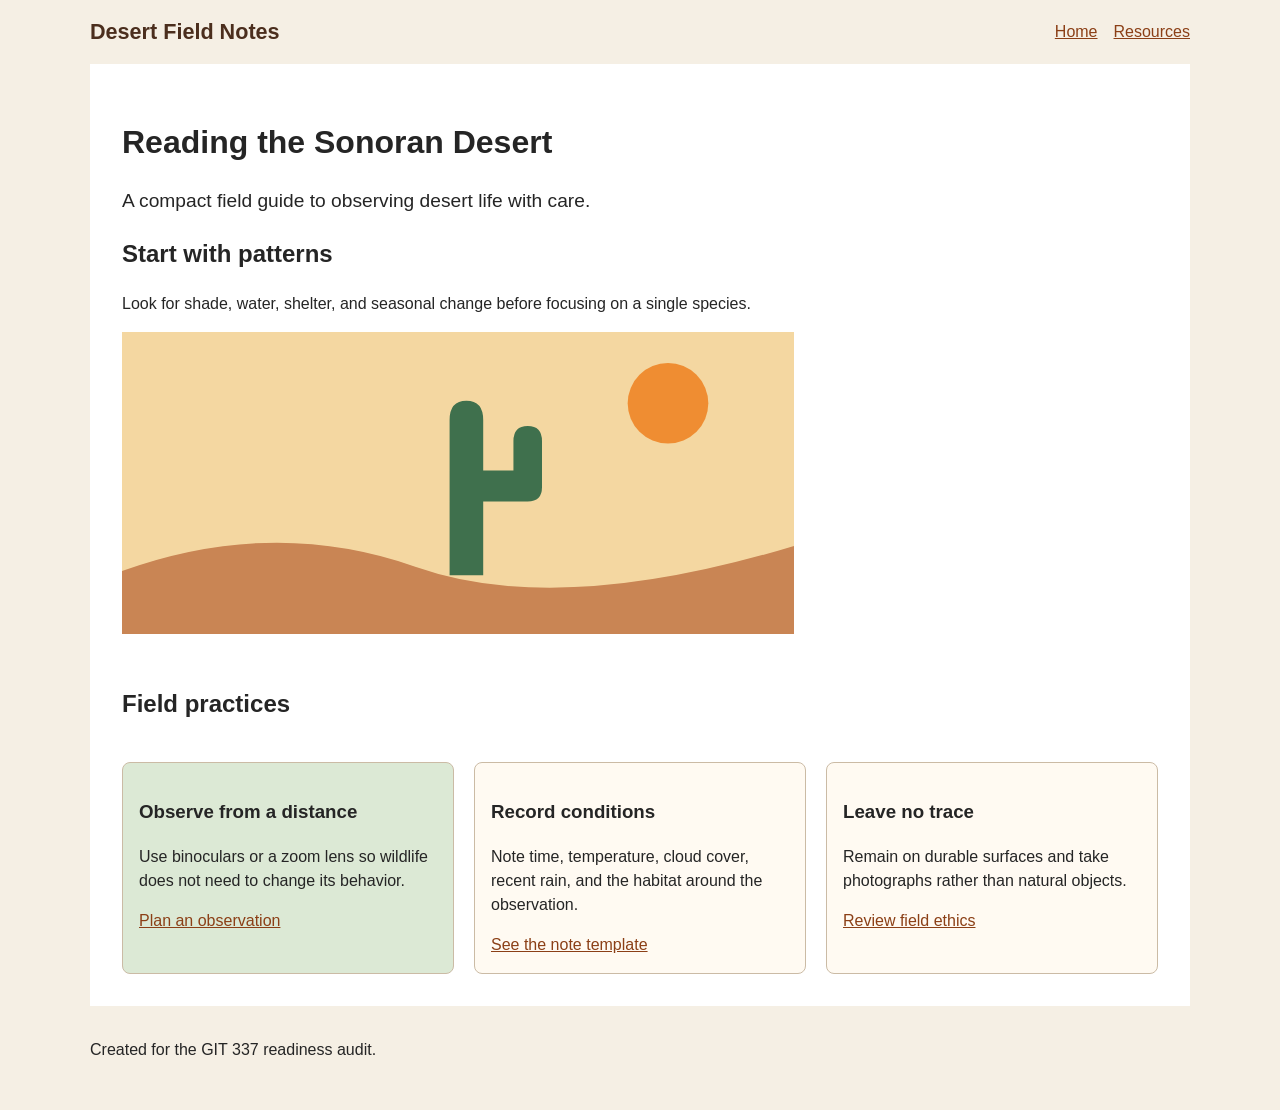
<file: index.html>
<!DOCTYPE html>
<html lang ="en">
  <head>
    <meta charset="utf-8">
    <meta name="viewport" content="width=device-width, initial-scale=1.0">
    <title>Desert Field Notes</title>
    <link rel="stylesheet" href="css/styles.css">
  </head>
  <body>
    <header class="site-header">
      <a class="site-name" href="index.html">Desert Field Notes</a>
      <nav aria-label="Primary navigation">
        <ul class="nav-list">
          <li><a href="index.html">Home</a></li>
          <li><a href="pages/resources.html">Resources</a></li>
        </ul>
      </nav>
    </header>

    <main>
      <h1>Reading the Sonoran Desert</h1>
      <p class="lede">A compact field guide to observing desert life with care.</p>

      <section class="intro">
        <h2>Start with patterns</h2>
        <p>Look for shade, water, shelter, and seasonal change before focusing on a single species.</p>
        <img src="images/saguaro-study.svg" alt="Illustration of a saguaro cactus and a desert landscape in the background.">
      </section>

      <section class="cards" aria-labelledby="field-practices">
        <h2 id="field-practices">Field practices</h2>
        <article class="card featured featured-card">
          <h3>Observe from a distance</h3>
          <p>Use binoculars or a zoom lens so wildlife does not need to change its behavior.</p>
          <a href="pages/resources.html">Plan an observation</a>
        </article>
        <article class="card">
          <h3>Record conditions</h3>
          <p>Note time, temperature, cloud cover, recent rain, and the habitat around the observation.</p>
          <a href="pages/resources.html#notes">See the note template</a>
        </article>
        <article class="card">
          <h3>Leave no trace</h3>
          <p>Remain on durable surfaces and take photographs rather than natural objects.</p>
          <a href="pages/resources.html#ethics">Review field ethics</a>
        </article>
      </section>
    </main>

    <footer>
      <p>Created for the GIT 337 readiness audit.</p>
    </footer>
  </body>
</html>
</file>
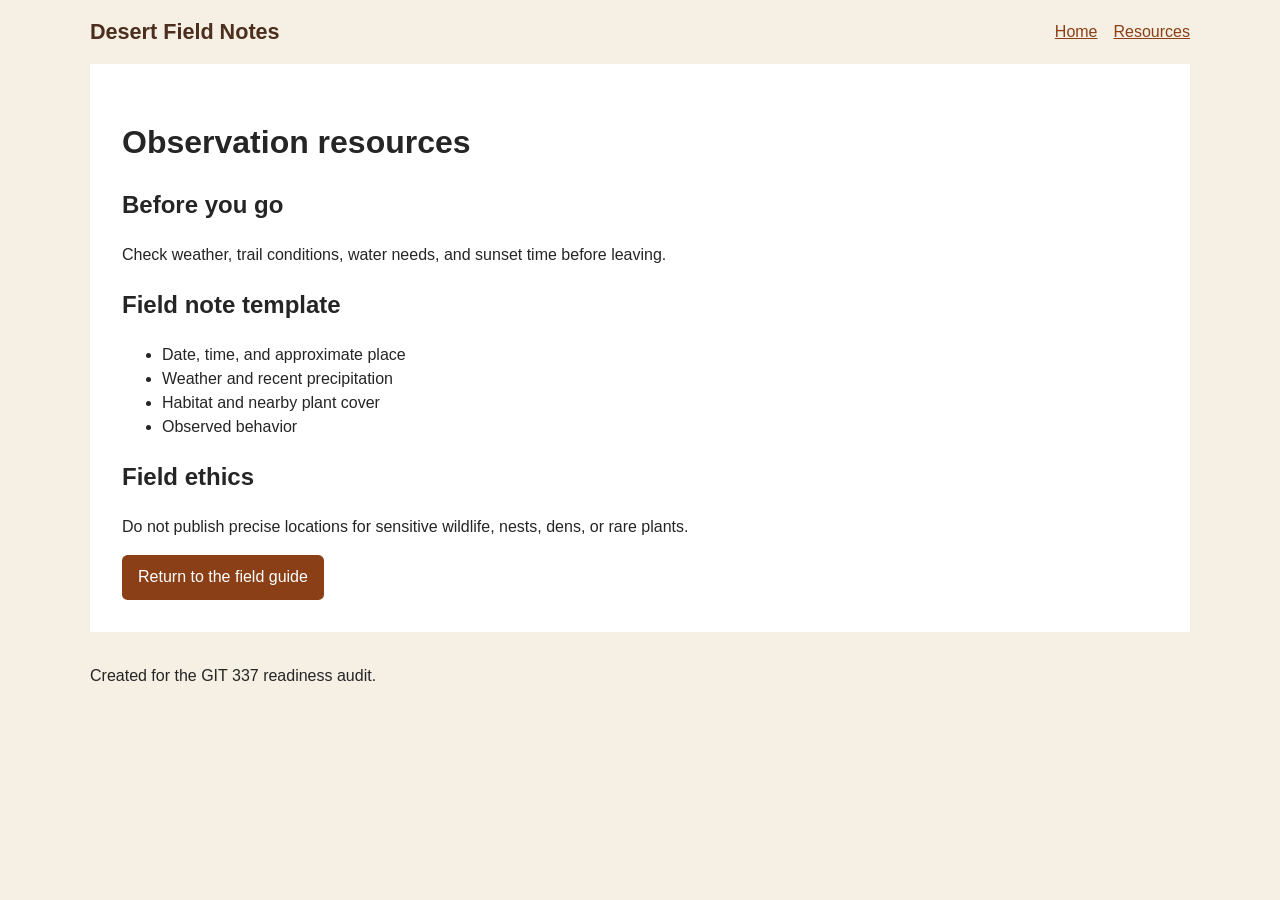
<file: pages/resources.html>
<!DOCTYPE html>
<html lang="en">
  <head>
    <meta charset="utf-8">
    <meta name="viewport" content="width=device-width, initial-scale=1">
    <title>Resources | Desert Field Notes</title>
    <link rel="stylesheet" href="../css/styles.css">
  </head>
  <body>
    <header class="site-header">
      <a class="site-name" href="../index.html">Desert Field Notes</a>
      <nav aria-label="Primary navigation">
        <ul class="nav-list">
          <li><a href="../index.html">Home</a></li>
          <li><a href="resources.html">Resources</a></li>
        </ul>
      </nav>
    </header>

    <main>
      <h1>Observation resources</h1>
      <section>
        <h2>Before you go</h2>
        <p>Check weather, trail conditions, water needs, and sunset time before leaving.</p>
      </section>

      <section id="notes">
        <h2>Field note template</h2>
        <ul>
          <li>Date, time, and approximate place</li>
          <li>Weather and recent precipitation</li>
          <li>Habitat and nearby plant cover</li>
          <li>Observed behavior</li>
        </ul>
      </section>

      <section id="ethics">
        <h2>Field ethics</h2>
        <p>Do not publish precise locations for sensitive wildlife, nests, dens, or rare plants.</p>
        <a class="button" href="../index.html">Return to the field guide</a>
      </section>
    </main>

    <footer>
      <p>Created for the GIT 337 readiness audit.</p>
    </footer>
  </body>
</html>
</file>
<file: css/styles.css>
* {
  box-sizing: border-box;
}

body {
  margin: 0;
  color: #252525;
  background: #f5efe4;
  font-family: Arial, Helvetica, sans-serif;
  line-height: 1.5;
}

a {
  color: #8b3f16;
}

a:focus {
  outline: 3px solid #d97706;
  outline-offset: 2px;
}

.site-header,
main,
footer {
  max-width: 1100px;
  width: 100%;
  margin-inline: auto;
}

.site-header {
  display: flex;
  align-items: center;
  justify-content: space-between;
  padding-block: 1rem;
}

.site-name {
  color: #4b2e1d;
  font-size: 1.35rem;
  font-weight: 700;
  text-decoration: none;
}

.nav-list {
  display: flex;
  gap: 1rem;
  margin: 0;
  padding: 0;
  list-style: none;
}

main {
  padding: 2rem;
  background: #fff;
}

.lede {
  max-width: 60ch;
  font-size: 1.2rem;
}

.intro img {
  display: block;
  width: 100%;
  max-width: 42rem;
  height: auto;
}

.cards {
  display: grid;
  grid-template-columns: repeat(auto-fit, minmax(280px, 1fr));
  gap: 1.25rem;
  margin-top: 2rem;
}

.cards > h2 {
  grid-column: 1 / -1;
}

.card {
  padding: 1rem;
  border: 1px solid #cbbba5;
  border-radius: .5rem;
  background: #fffaf2;
}

.featured-card {
  background: #f4d7a1;
}

.featured {
  background: #dce9d5;
}

.button {
  display: inline-block;
  padding: .65rem 1rem;
  color: white;
  background: #8b3f16;
  border-radius: .35rem;
  text-decoration: none;
}

footer {
  padding-block: 1rem 2rem;
}

@media (max-width: 700px) {
  .site-header {
    flex-direction: column;
    align-items: flex-start;
  }

  .cards {
    grid-template-columns: 1fr;
  }
}
</file>
